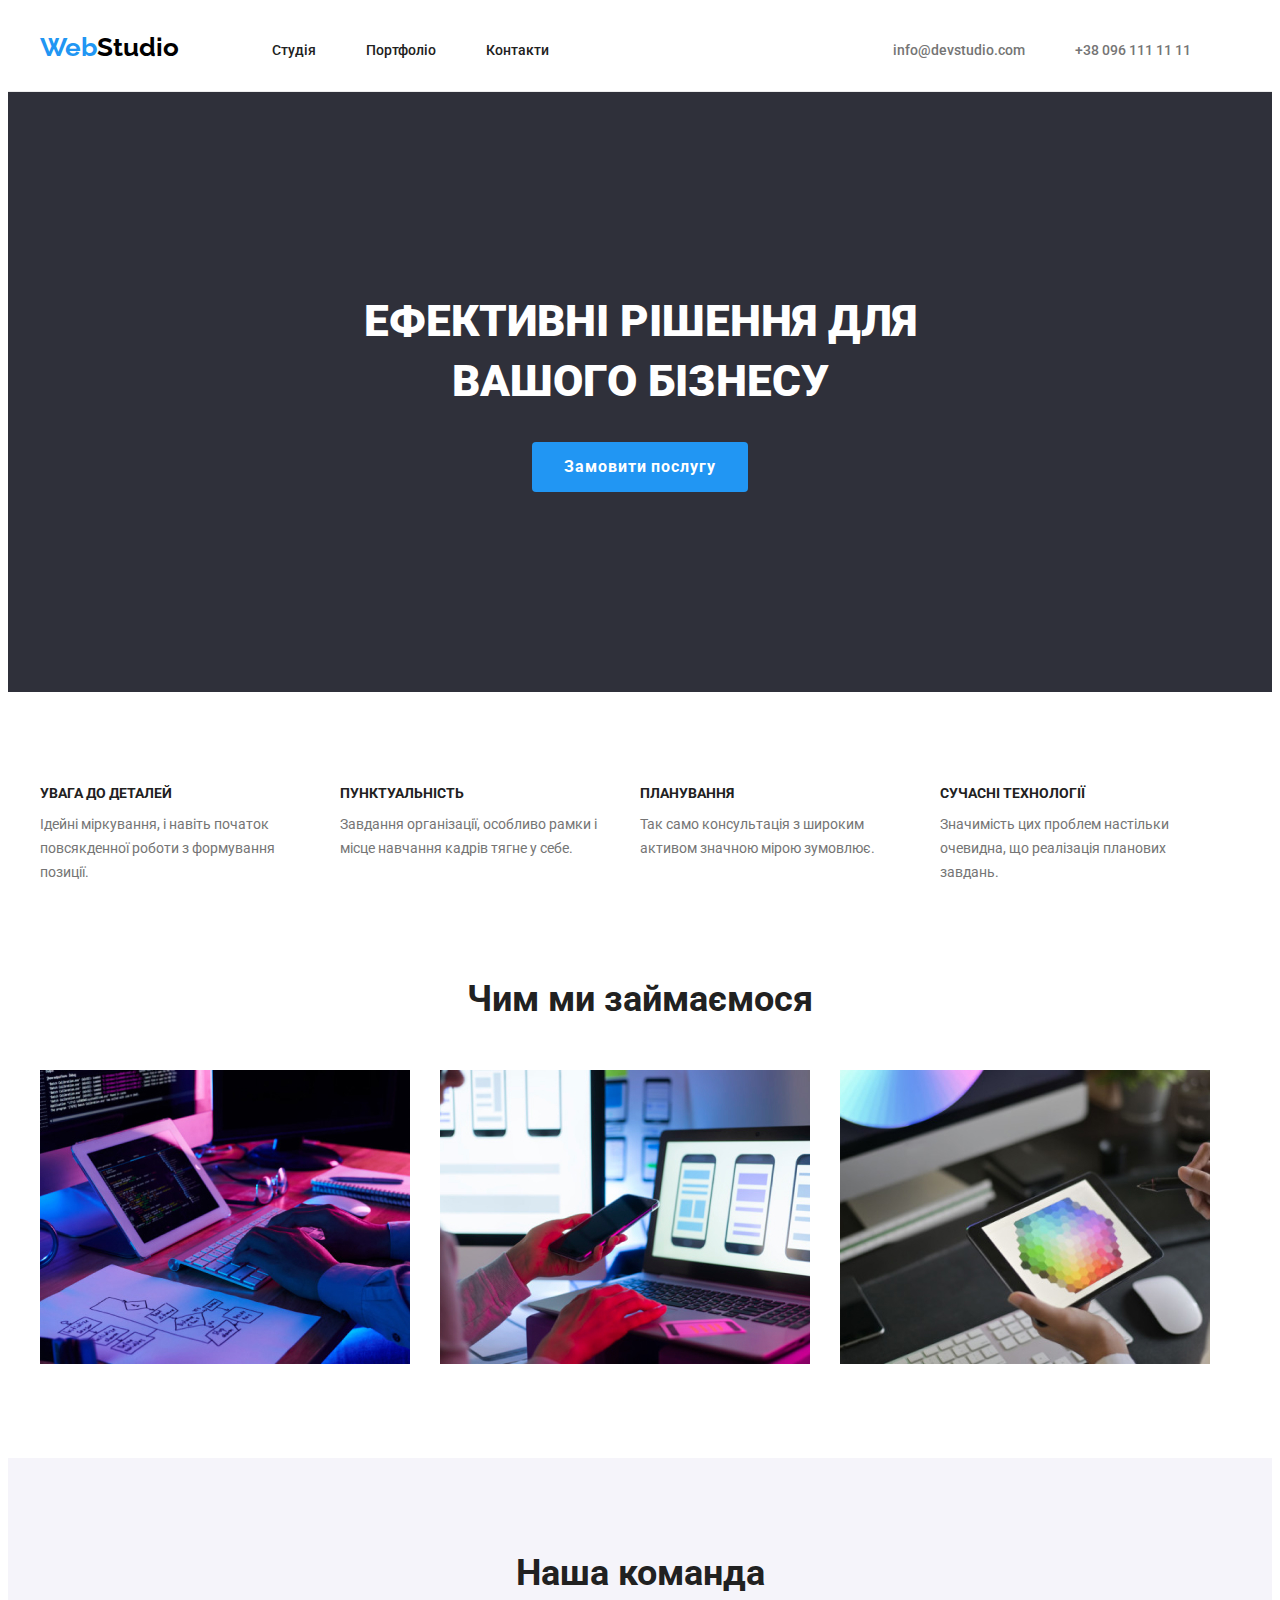
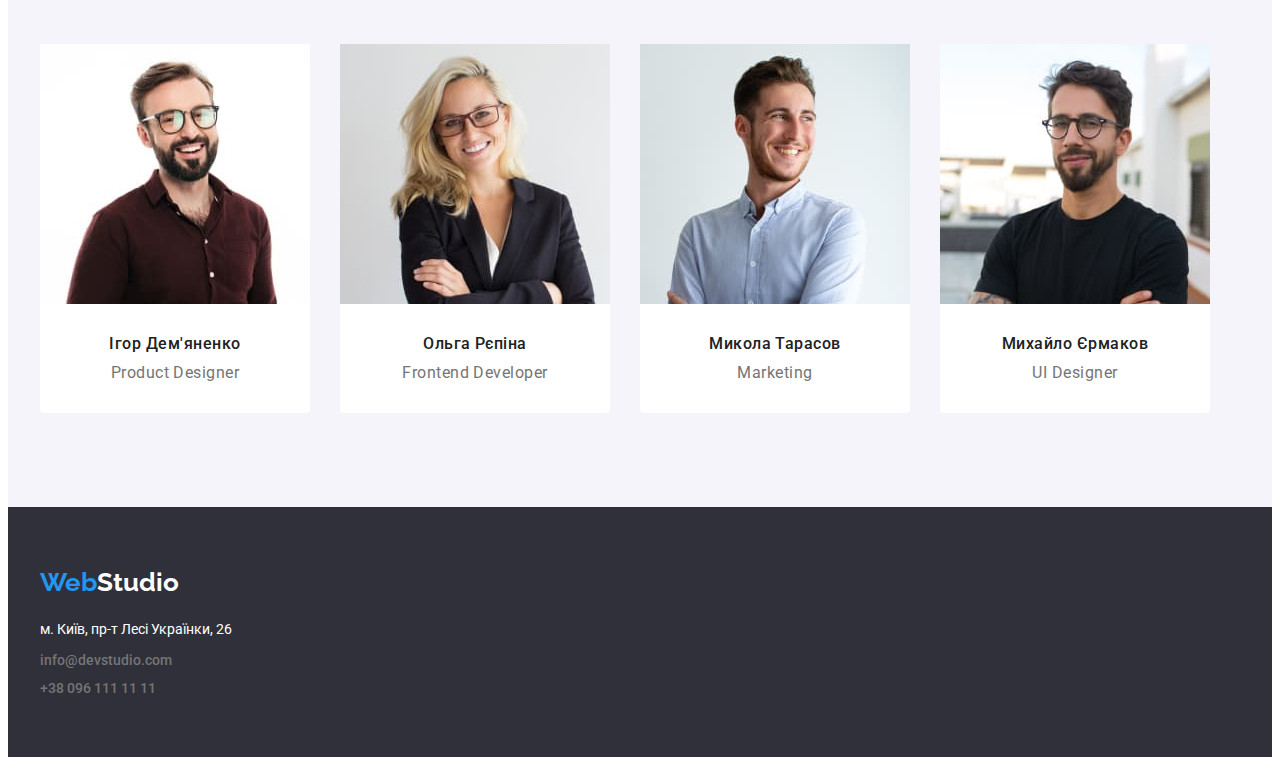
<file: index.html>
<!DOCTYPE html>
<html lang="uk">
<head>
    <meta charset="UTF-8">
    <meta http-equiv="X-UA-Compatible" content="IE=edge">
    <meta name="viewport" content="width=h, initial-scale=1.0">
    <title>Рішення для бізнесу</title>
<link rel="preconnect" href="https://fonts.googleapis.com">
<link rel="preconnect" href="https://fonts.gstatic.com" crossorigin>
<link href="https://fonts.googleapis.com/css2?family=Raleway:wght@700&family=Roboto:wght@400;500;700;900&display=swap"
    rel="stylesheet">
<link rel="stylesheet" href="https://cdnjs.cloudflare.com/ajax/libs/modern-normalize/1.1.0/modern-normalize.min.css"
    integrity="sha512-wpPYUAdjBVSE4KJnH1VR1HeZfpl1ub8YT/NKx4PuQ5NmX2tKuGu6U/JRp5y+Y8XG2tV+wKQpNHVUX03MfMFn9Q=="
    crossorigin="anonymous" referrerpolicy="no-referrer" />
<link rel="stylesheet" href="./css/styles.css">
        
</head>
<body>
    <header class="header-container">
        <div class="conteiner conteiner-header-one" >
        <nav class="nav-conteiner">
        <a class="logo-one" href=""><span class="logo">Web</span>Studio</a>
        <ul class="header-nav-list">
            <li class="title-header"> <a class="header-list" href="./index.html">Студія</a></li>
            <li class="title-header"> <a class="header-list" href="./portfolio.html">Портфоліо</a></li>
            <li class="title-header"> <a class="header-list" href="#">Контакти</a></li>
        </ul>
    </nav>
    <ul class="header-contact">
        <li class="title-contact-header" ><a class="link-maito" href="mailto:info@devstudio.com">info@devstudio.com</a></li>
        <li class="title-contact-header" ><a class="link-tel" href="tel:+380961111111">+38 096 111 11 11</a></li>
    </ul>
    </div>
    </header>
    <main>
        <section class="idea section">
            <div class="conteiner">
        <h1 class="idea-name">Ефективні рішення для вашого бізнесу</h1>
            <button class="button-item " type="button">Замовити послугу</button>
        </div>
        </section>
        <section class="list-section ">
            <div class="conteiner">
        <ul class="container-list">
            <li class="title">
                <h2 class="list-item">увага до деталей</h2>
                <p class="list-text">Ідейні міркування, і навіть початок повсякденної роботи з формування позиції.</p>
            </li>
            <li class="title">
                <h2 class="list-item">пунктуальність</h2>
                <p class="list-text">Завдання організації, особливо рамки і місце навчання кадрів тягне у себе.</p>
            </li>
            <li class="title">
                <h2 class="list-item">планування</h2>
                <p class="list-text">Так само консультація з широким активом значною мірою зумовлює.</p>
            </li>
            <li class="title">
                <h2 class="list-item">сучасні технології</h2>
                <p class="list-text" >Значимість цих проблем настільки очевидна, що реалізація планових завдань.</p>
            </li>
        </ul>
        </div>
        </section>
        <section class="section-job">
            <div class="conteiner">
            <h2 class="our-job">Чим ми займаємося</h2>
        <ul class="container-our-job">
            <li class="title-img"><img src="./img/keyboard.jpg" alt="keyboard" width="370" height="294"></li>
            <li class="title-img"><img src="./img/mobilephone.jpg" alt="mobilephone" width="370" height="294"></li>
            <li class="title-img"><img src="./img/tablet.jpg" alt="tablet" width="370" height="294"></li>
        </ul>
        </div>
        </section>
        <section class="team-section ">
            <div class="conteiner">
            <h2 class="our-team">Наша команда</h2>
           <ul class="team-list">
            <li class="title-list">
                <img src="./img/igor.jpg" alt="Ігор Дем'яненко" width="270" height="260">
                <h3 class="our-team-list">Ігор Дем'яненко</h3>
                <p class="team-text">Product Designer</p>
            </li>
            <li class="title-list">
                <img src="./img/olga.jpg" alt="Ольга Рєпіна" width="270" height="260">
                <h3 class="our-team-list">Ольга Рєпіна</h3>
                <p class="team-text">Frontend Developer</p>
            <li class="title-list">
                <img src="./img/kolya.jpg" alt="Микола Тарасов" width="270" height="260">
                <h3 class="our-team-list">Микола Тарасов</h3>
                <p class="team-text">Marketing</p>
            <li class="title-list">
                <img src="./img/misha.jpg" alt="Михайло Єрмаков" width="270" height="260">
                <h3 class="our-team-list">Михайло Єрмаков</h3>
                <p class="team-text">UI Designer</p>
                </li>
           </ul>
        </div>
        </section>
    </main>
    <footer>
        <div class="conteiner">
        <a class="logo-two" href=""><span class="logo-tree">Web</span>Studio</a>
        <address class="adress-list">
            <ul>
                <li class="title-contact-footer"><a class="adress" href="https://goo.gl/maps/CPtrU1FHBa2aNyZL9" target="_blank" rel="noopener noreferrer nofollow">м. Київ, пр-т Лесі Українки, 26
                </a></li>
                <li class="title-contact-footer"><a class="link-maito" href="mailto:info@devstudio.com">info@devstudio.com</a></li>
                <li class="title-contact-footer"><a class="link-tel" href="tel:+380961111111">+38 096 111 11 11</a></li>
        </address>
        </div>
    </footer>
</body>
</html>
</file>
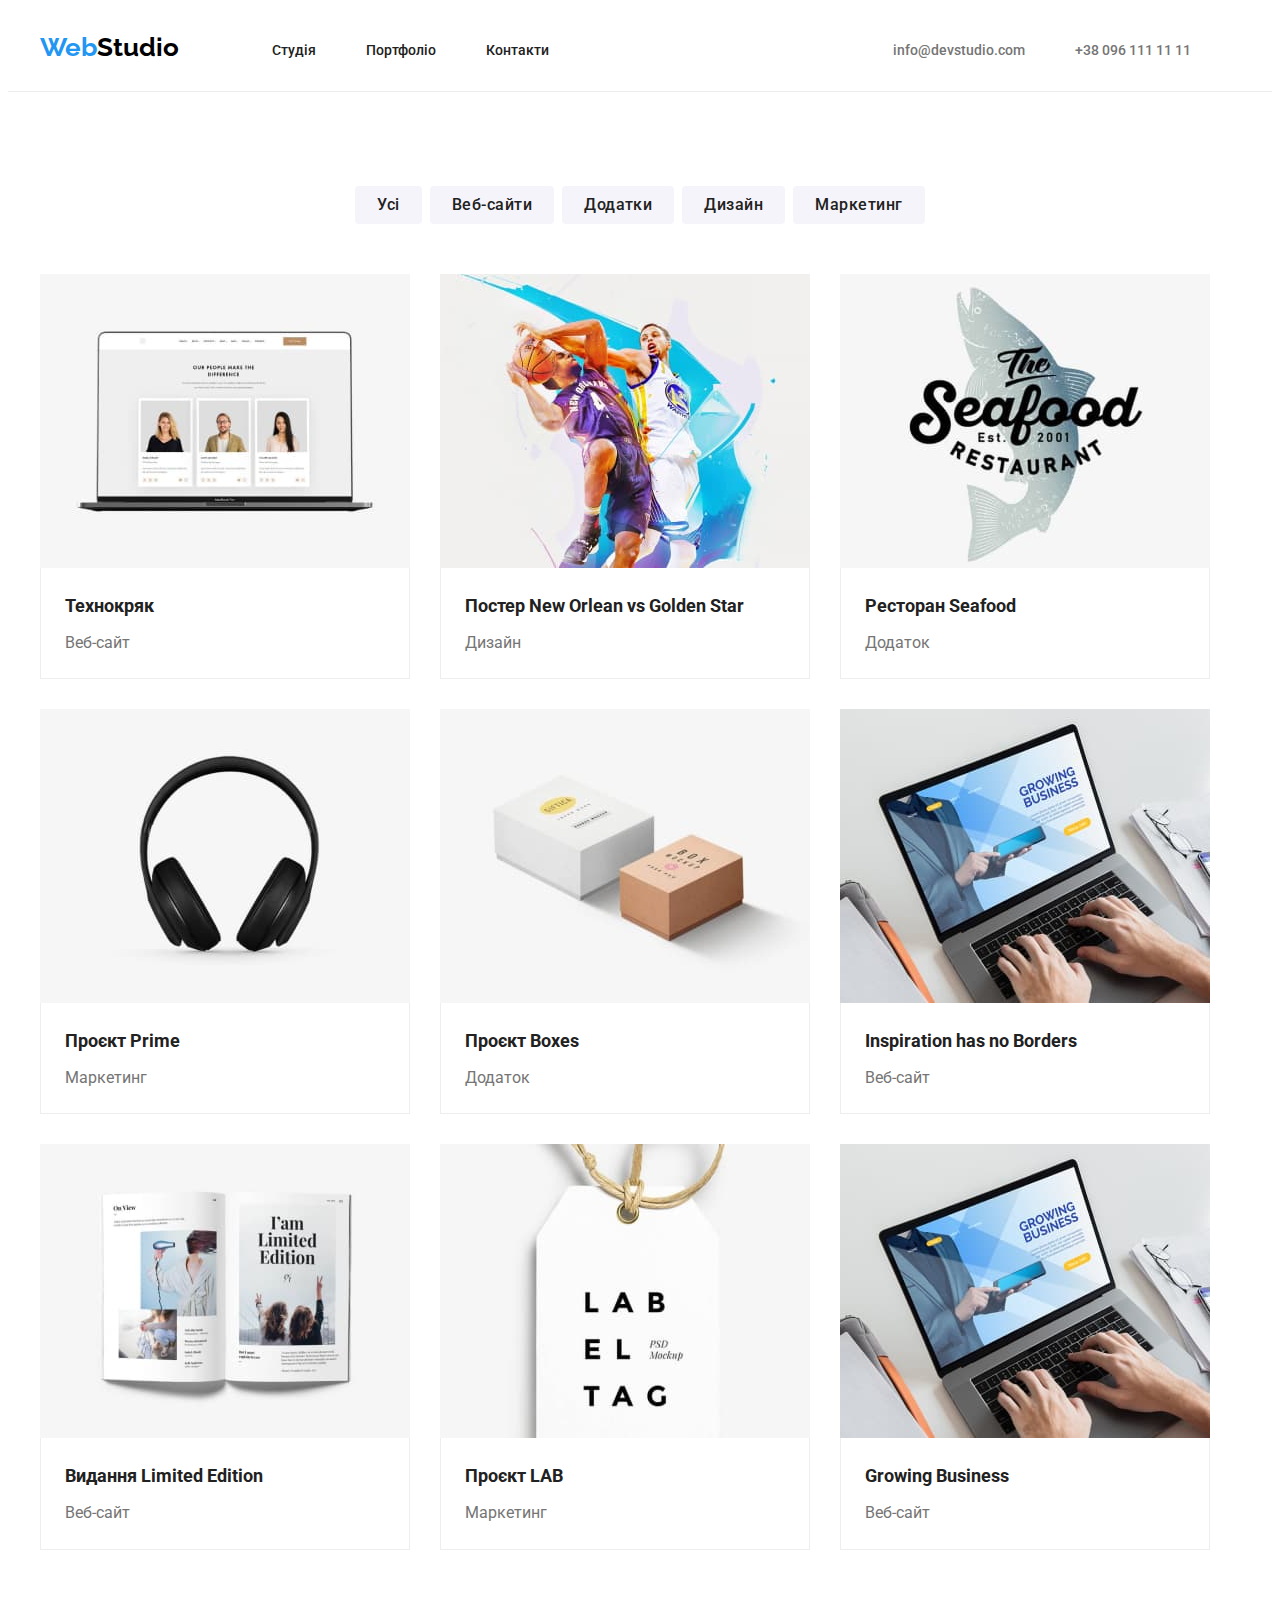
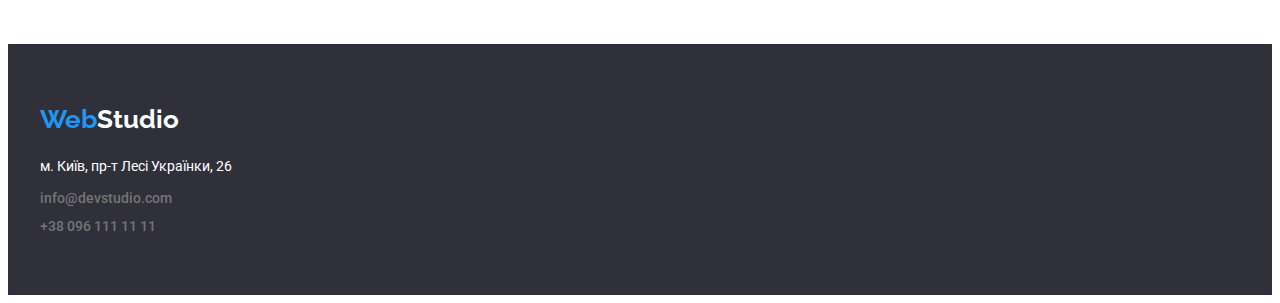
<file: portfolio.html>
<!DOCTYPE html>
<html lang="uk">

<head>
    <meta charset="UTF-8">
    <meta http-equiv="X-UA-Compatible" content="IE=edge">
    <meta name="viewport" content="width=h, initial-scale=1.0">
    <title>Портфоліо</title>
    <link rel="preconnect" href="https://fonts.googleapis.com">
    <link rel="preconnect" href="https://fonts.gstatic.com" crossorigin>
    <link href="https://fonts.googleapis.com/css2?family=Raleway:wght@700&family=Roboto:wght@400;500;700;900&display=swap"
        rel="stylesheet">
    <link rel="stylesheet" href="https://cdnjs.cloudflare.com/ajax/libs/modern-normalize/1.1.0/modern-normalize.min.css"
        integrity="sha512-wpPYUAdjBVSE4KJnH1VR1HeZfpl1ub8YT/NKx4PuQ5NmX2tKuGu6U/JRp5y+Y8XG2tV+wKQpNHVUX03MfMFn9Q=="
        crossorigin="anonymous" referrerpolicy="no-referrer" />
    <link rel="stylesheet" href="./css/portfolio-styles.css">
    </head>
<body>
    </head>
    
    <body>
    <header class="header-container">
        <div class="conteiner conteiner-header-one">
            <nav class="nav-conteiner">
                <a class="logo-one" href=""><span class="logo">Web</span>Studio</a>
                <ul class="header-nav-list">
                    <li class="title-header"> <a class="header-list" href="./index.html">Студія</a></li>
                    <li class="title-header"> <a class="header-list" href="./portfolio.html">Портфоліо</a></li>
                    <li class="title-header"> <a class="header-list" href="#">Контакти</a></li>
                </ul>
            </nav>
            <ul class="header-contact">
                <li class="title-contact-header"><a class="link-maito"
                        href="mailto:info@devstudio.com">info@devstudio.com</a></li>
                <li class="title-contact-header"><a class="link-tel" href="tel:+380961111111">+38 096 111 11 11</a></li>
            </ul>
        </div>
    </header>
    <main>

    <section class="section">
        <h1 class="portfolio">Портфоліо</h1>
        <div class="container ">
    <ul class="button">
        <li class="title-button"><button class="button-list"type="button">Усі</button></li>
        <li class="title-button"><button class="button-list"type="button">Веб-сайти</button></li>
        <li class="title-button"><button class="button-list"type="button">Додатки</button></li>
        <li class="title-button"><button class="button-list"type="button">Дизайн</button></li>
        <li class="title-button"><button class="button-list"type="button">Маркетинг</button></li>
    </ul>
</div>
<div class="container">
    <ul class="menue">
        <li class="title-list">
            <img src="./imagis/people.jpg" alt="people" width="370" height="294">
            <div class="menue-card">
            <h3 class="menue-list">Технокряк</h3>
            <p class="menue-text">Веб-сайт</p>
            </div>
        </li>
        <li class="title-list">
            <img src="./imagis/basketball.jpg" alt="basketball" width="370" height="294">
            <div class="menue-card">
            <h3 class="menue-list">Постер New Orlean vs Golden Star</h3>
            <p class="menue-text">Дизайн</p> 
            </div>
        </li>
        <li class="title-list">
            <img src="./imagis/seafood.jpg" alt="seafood" width="370" height="294">
            <div class="menue-card">
            <h3 class="menue-list" >Ресторан Seafood</h3>
            <p class="menue-text">Додаток</p>
            </div>
        </li>
        <li class="title-list">
            <img src="./imagis/headphones.jpg" alt="headphones" width="370" height="294">
            <div class="menue-card">
            <h3 class="menue-list">Проєкт Prime</h3>
            <p class="menue-text">Маркетинг</p>
            </div>
        </li>
        <li class="title-list">
            <img src="./imagis/box.jpg" alt="headphones" width="370" height="294">
            <div class="menue-card">
            <h3 class="menue-list">Проєкт Boxes</h3>
            <p class="menue-text">Додаток</p>
            </div>
        </li>
        <li class="title-list">
            <img src="./imagis/laptop.jpg" alt="box" width="370" height="294">
            <div class="menue-card">
            <h3 class="menue-list">Inspiration has no Borders</h3>
            <p class="menue-text">Веб-сайт</p>
            </div>
        </li>
        <li class="title-list">
            <img src="./imagis/magazine.jpg" alt="magazine" width="370" height="294">
            <div class="menue-card">
            <h3 class="menue-list">Видання Limited Edition</h3>
            <p class="menue-text">Веб-сайт</p>
            </div>
        </li>
        <li class="title-list">
            <img src="./imagis/label.jpg" alt="label" width="370" height="294">
            <div class="menue-card">
            <h3 class="menue-list">Проєкт LAB</h3>
            <p class="menue-text">Маркетинг</p>
            </div>
        </li>
        <li class="title-list">
            <img src="./imagis/laptop.jpg" alt="laptop" width="370" height="294">
            <div class="menue-card">
            <h3 class="menue-list" >Growing Business</h3>
            <p class="menue-text">Веб-сайт</p>
        </div>
        </li>
    </ul>
    </div>
    </section>
    </main>
<footer>
    <div class="conteiner">
        <a class="logo-two" href=""><span class="logo-tree">Web</span>Studio</a>
        <address class="adress-list">
            <ul>
                <li class="title-contact-footer"><a class="adress" href="https://goo.gl/maps/CPtrU1FHBa2aNyZL9"
                        target="_blank" rel="noopener noreferrer nofollow">м. Київ, пр-т Лесі Українки, 26
                    </a></li>
                <li class="title-contact-footer"><a class="link-maito"
                        href="mailto:info@devstudio.com">info@devstudio.com</a></li>
                <li class="title-contact-footer"><a class="link-tel" href="tel:+380961111111">+38 096 111 11 11</a></li>
        </address>
    </div>
</footer>
</body>

</html>
</file>
<file: css/styles.css>
:root {
    --main-color:#757575;
    --main-background-color:#FFFFFF;
    --second-main-color:#212121;
    --hover-color:#2196F3;
}


body {
    color: var(--main-color);
    font-family:'Roboto',sans-serif;
    background-color: var(--main-background-color) }
h1,
h2,
h3,
h4,
h5,
h6,
p,
ul,
li { margin: 0;}

ul,
li {
    list-style: none;
    text-align: none;
    padding: 0;
}

 img{
    display: block;
    max-width: 100%;
    height: auto;
 }



 

/* header*/
header {
    background-color: var(--main-background-color);
}
.conteiner {
    width: 1200px;
    margin: 0 auto;
    padding: 0 15px; 
}

.header-container{
border-bottom: 1px solid #ECECEC;
}

.conteiner-header-one {
display: flex;
}
.nav-conteiner{
display: flex;
}

 
.logo  {
color: var(--hover-color);
    }
   
.logo-one  {
    font-family: "Raleway", sans-serif;
    font-weight: 700;
    font-size: 26px;
    line-height: calc(31/26);
    text-decoration-line: none;
    color: #000000; 
    margin-right: 93px;
    padding-top: 24px;
    padding-bottom: 24px;
    
}


.header-nav-list{
    display:flex;
}

.title-header{
    
}
.header-list {
    color: var(--second-main-color);
    font-weight: 500;
    font-size: 14px;
    line-height: calc(16/14);
    text-decoration-line: none;     
}

.title-header{
list-style-type: none;
text-align: center;
list-style-type: none;
background-color: var(--main-background-color);
padding-top: 32px;
padding-bottom: 32px;
margin-left: 50px;
}
.title-header:first-child {
margin-left: 0px;}

.header-list:hover {
    color: var(--hover-color);
}

.header-list:focus {
    color: var(--hover-color);
}

.header-contact{
display: inline-flex;
padding-top: 32px;
padding-bottom: 32px;
margin-left: 344px; 
}
.title-contact-header{
    margin-left: 50px;
}
.title-contact-header:first-child {
    margin-left: 0px;
}

.link-maito,
.link-tel {
    color: var(--main-color);
    font-weight: 500;
    font-size: 14px;
    line-height: calc(16/14);
    text-decoration-line: none;
   
}

.link-maito:hover,
:focus {
    color: var(--hover-color);
}

.link-tel:hover,
:focus {
    color: var(--hover-color);}

 /* idea */
.idea
{   background-color: #2F303A;
    color: var(--main-background-color);
    padding-top: 200px;
    padding-bottom: 200px;
    
}
  
    .idea-name {font-family: "Roboto", sans-serif;
        font-weight: 900;
        font-size: 44px;
        line-height: 1.36;
        text-transform:uppercase;
        width: 696px;
        margin: 0 auto;
        margin-bottom: 30px;
        text-align: center;
    }
  
    
.button-item {
    font-family: "Roboto", sans-serif;
    background-color:var(--hover-color) ;
    color: var(--main-background-color);
    font-weight: 700;
    font-size: 16px;
    line-height: 1.9;
    cursor: pointer;
    align-items: center;
    letter-spacing: 0.06em;
    min-width: 216px;
    min-height: 50px;
    padding-top: 10px;
    padding-bottom: 10px;
    padding-left:32px ;
    padding-right:32px ;
    border-radius: 4px;
    border: none;
    display: flex;
    margin: 0 auto;
   
   
}

.button-item:hover,.button-item:focus {

background-color: #188CE8;
color: var(--main-background-color);
}

/* list section */

.list-section{
    padding-top: 94px;
    padding-bottom: 94px;
}

.container-list{
    display: flex;

}
.title{
    width: 270px;
    margin-left: 30px;
}
.title:first-child {
    margin-left: 0px;
}

.list-item
{ color: var(--second-main-color);
   font-weight: 700;
   font-size: 14px;
   line-height: 1.14;
   text-transform: uppercase;
   margin-bottom: 10px;
}
   
.list-text {
font-weight: 400;
font-size: 14px;
line-height: calc(24/14);}

/* section our job */
.section-job{
    padding-bottom: 94px;
}

 .container-our-job{
display: flex;
flex-wrap: wrap;
gap: 30px;
 }


.our-job
{ color: var(--second-main-color);
font-weight: 700;
font-size: 36px;
line-height: 1.17;
text-align: center;
margin-bottom: 50px;

}
/* section our team */
.team-section{
    background-color: #F5F4FA;
    padding-top: 94px;
    padding-bottom: 94px;
    
}

.team-list{
    display: flex;
    flex-wrap: wrap;
    gap: 30px;
}

.title-list{
    background-color: var(--main-background-color);
    border-radius: 0px 0px 4px 4px;
}
.our-team {
    color: var(--second-main-color);
    font-weight: 700;
    font-size: 36px;
    line-height: 1.17;
    text-align: center;
    margin-bottom: 50px;  

}

.our-team-list
{ color:var(--second-main-color);
    font-weight: 500;
    margin-top: 30px;
    text-align: center;
  }

.our-team-list {
    font-size: 16px;
    line-height: 1.2;
    letter-spacing: 0.03em;
}
.team-text {
font-size: 16px;
line-height: 1.2;
letter-spacing: 0.03em;
margin-top: 10px;
margin-bottom: 30px;
text-align: center;
}



/* footer*/


footer {
background-color: #2F303A;
padding-top: 60px;
padding-bottom: 60px;
}


.adress {
  color: var(--main-background-color);
}
.adress:hover,:focus {
    color: var(--hover-color);
}
.adress-list {
    font-style: normal;
    margin-top: 20px;
}
.adress
{
    font-weight: 400;
    font-size: 14px;
    line-height: 1.7;
    text-decoration-line: none;
    

}
.title-contact-footer {
 margin-bottom: 9px;
}
.title-contact-footer:last-child {
    margin-bottom: 0;
}

.logo-two {
    color: var(--main-background-color);
    text-decoration-line: none;
 
}
.logo-two , .logo-tree {
    font-family: "Raleway",sans-serif;
    font-weight: 700;
    font-size: 26px;
    line-height: calc(31/26); 
}
.logo-tree {
    color: var(--hover-color);
    text-decoration-line: none;
    }
</file>
<file: css/portfolio-styles.css>
:root {
    --main-color: #757575;
    --second-main-color:#212121;
    --main-background-color: #FFFFFF;
    --hover-color:#2196F3;
}


body {
    color: var(--main-color);
    font-family: 'Roboto', sans-serif;
    background-color: var(--main-background-color)
}

h1,
h2,
h3,
h4,
h5,
h6,
p,
ul,
li {
    margin: 0;
}

ul,
li {
    list-style: none;
    text-align: none;
    padding: 0;
}

img {
    display: block;
    max-width: 100%;
    height: auto;
}


/* header*/
header {
    background-color: var(--main-background-color);
}

.conteiner {
    width: 1200px;
    margin: 0 auto;
    padding: 0 15px;
}

.header-container {
    border-bottom: 1px solid #ECECEC;
}

.conteiner-header-one {
    display: flex;
}

.nav-conteiner {
    display: flex;
}


.logo {
    color: var(--hover-color);
}

.logo-one {
    font-family: "Raleway", sans-serif;
    font-weight: 700;
    font-size: 26px;
    line-height: calc(31/26);
    text-decoration-line: none;
    color: #000000;
    margin-right: 93px;
    padding-top: 24px;
    padding-bottom: 24px;

}


.header-nav-list {
    display: flex;
}

.title-header {}

.header-list {
    color: var(--second-main-color);
    font-weight: 500;
    font-size: 14px;
    line-height: calc(16/14);
    text-decoration-line: none;
}

.title-header {
    list-style-type: none;
    text-align: center;
    list-style-type: none;
    background-color: var(--main-background-color);
    padding-top: 32px;
    padding-bottom: 32px;
    margin-left: 50px;
}

.title-header:first-child {
    margin-left: 0px;
}

.header-list:hover {
    color: var(--hover-color);
}

.header-list:focus {
    color: var(--hover-color);
}

.header-contact {
    display: inline-flex;
    padding-top: 32px;
    padding-bottom: 32px;
    margin-left: 344px;
}

.title-contact-header {
    margin-left: 50px;
}

.title-contact-header:first-child {
    margin-left: 0px;
}

.link-maito,
.link-tel {
    color: var(--main-color);
    font-weight: 500;
    font-size: 14px;
    line-height: calc(16/14);
    text-decoration-line: none;

}

.link-maito:hover,
:focus {
    color: var(--hover-color);
}

.link-tel:hover,
:focus {
    color: var(--hover-color);
}

/* main*/


.portfolio{
    position: absolute;
    white-space: nowrap;
    width: 1px;
    height: 1px;
    overflow: hidden;
    border: 0;
    padding: 0;
    clip: rect(0 0 0 0);
    clip-path: inset(50%);
    margin: -1px;
}
.container {
    width: 1200px;
    margin: 0 auto;
    padding: 0 15px;
}
.section {
    padding-top: 94px;
    padding-bottom: 94px;
}

 .button{
    display:flex;
    text-decoration-line: none; 
    margin-bottom: 50px;
    justify-content: center;   
 }
 .title-button{
margin-left: 8px;


 }
.title-button:first-child{
    margin-left: 0;
}

.button-list {
    font-family: "Roboto", sans-serif;
    background-color: #F5F4FA;
    color: var(--second-main-color);
    cursor: pointer;
    font-weight: 500;
    font-size: 16px;
    line-height: 1.6;
    text-align: center;
    letter-spacing: 0.03em;
    display: inline;
    border-radius: 4px;
    min-width:59px ;
    min-height: 26px;
    padding-left: 22px;
    padding-right:22px ;
    padding-top: 6px;
    padding-bottom:6px ;
    border: none;
    }

 .button-list:hover,.button-list:focus {
    background-color:var(--hover-color);
    color: var(--main-background-color);   
 }


  .menue { 
    display: flex;
     flex-wrap: wrap; 
    list-style-type: none;
    gap: 30px;
   
}
  
.title-list{
    background-color: var(--main-background-color);
    padding-top: none;
    }
 .menue-card {
border-left: 1px solid #EEEEEE;
border-right: 1px solid #EEEEEE;
border-bottom: 1px solid #EEEEEE;
border-top: none;
padding-right: 24px;
padding-left: 24px;
padding-top: 20px;
padding-bottom: 20px;

 }

.menue-list {
    color:var(--second-main-color);
    font-weight: 700;
    font-size: 18px;
    line-height: 2;
    margin-bottom: 4px;
    
    
}

.menue-text {
    font-weight: 400;
    font-size: 16px;
    line-height: 1.9;    
}



/* footer*/

footer {
    background-color: #2F303A;
    padding-top: 60px;
    padding-bottom: 60px;
}


.adress {
    color: var(--main-background-color);
}

.adress:hover,
:focus {
    color: var(--hover-color);
}

.adress-list {
    font-style: normal;
    margin-top: 20px;
}

.adress {
    font-weight: 400;
    font-size: 14px;
    line-height: 1.7;
    text-decoration-line: none;


}

.title-contact-footer {
    margin-bottom: 9px;
}

.title-contact-footer:last-child {
    margin-bottom: 0;
}

.logo-two {
    color: var(--main-background-color);
    text-decoration-line: none;

}

.logo-two,
.logo-tree {
    font-family: "Raleway", sans-serif;
    font-weight: 700;
    font-size: 26px;
    line-height: calc(31/26);
}

.logo-tree {
    color: var(--hover-color);
    text-decoration-line: none;
}
</file>
